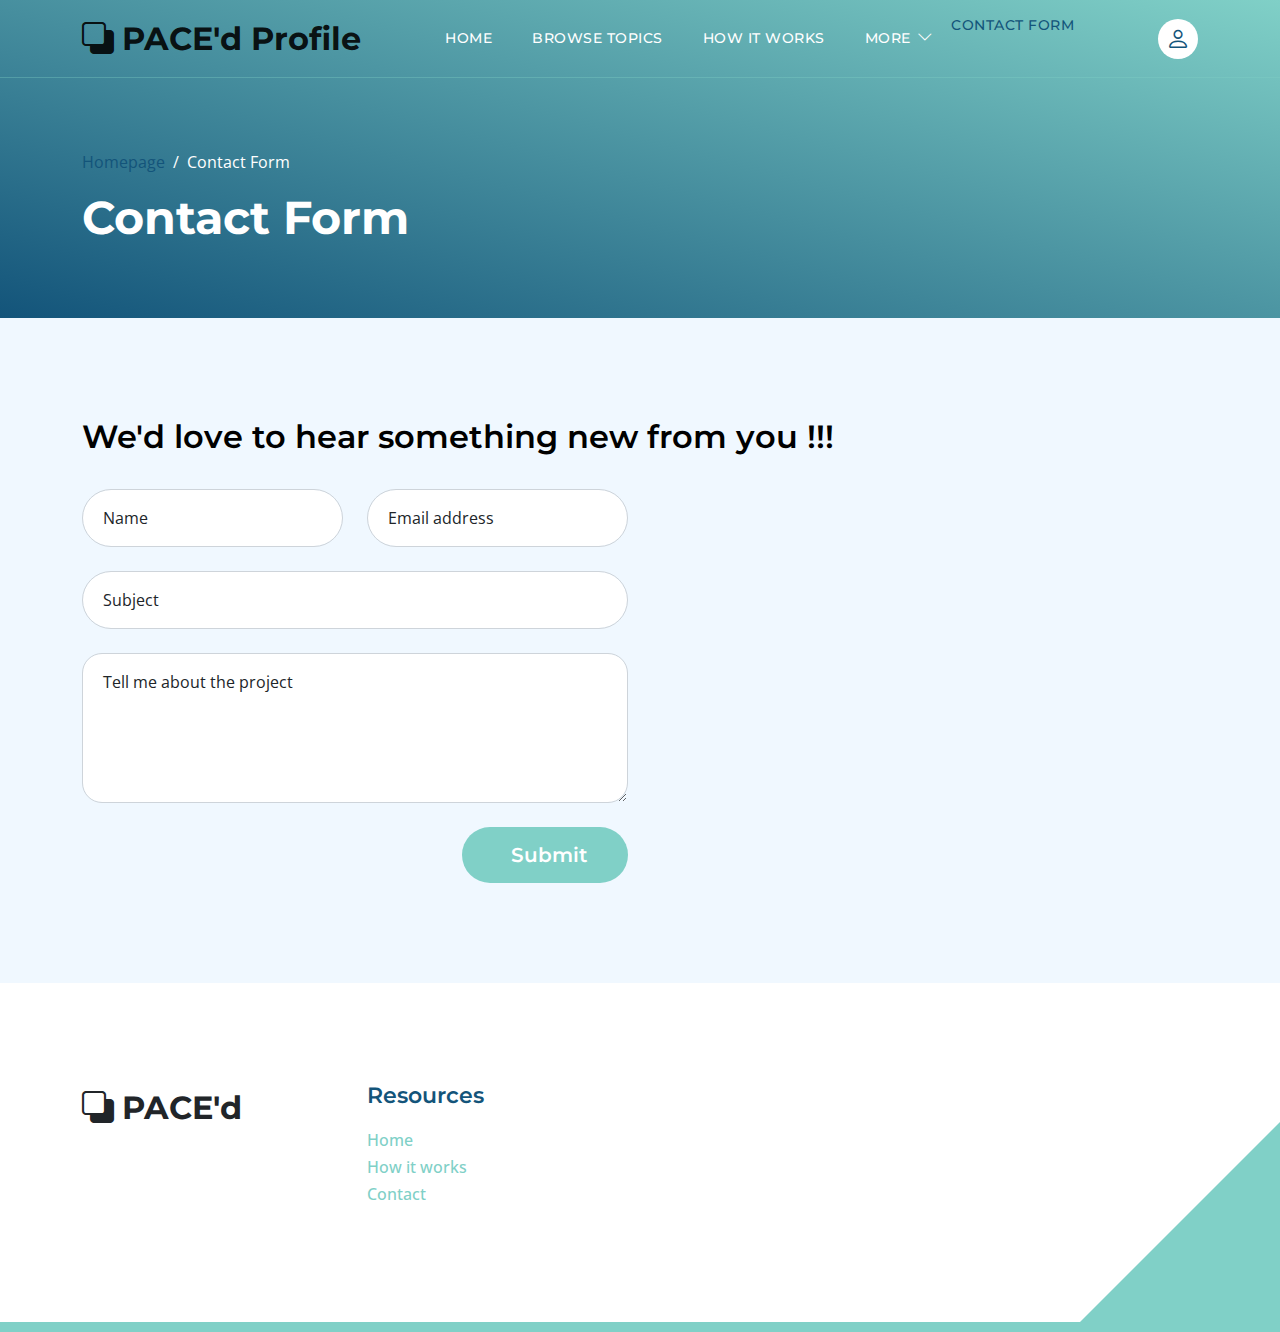
<file: TopicListing-1.0.0/contact.html>
<!doctype html>
<html lang="en">
    <head>
        <meta charset="utf-8">
        <meta name="viewport" content="width=device-width, initial-scale=1">

        <meta name="description" content="">
        <meta name="author" content="">

        <title>Topic Listing Contact Page</title>

        <!-- CSS FILES -->        
        <link rel="preconnect" href="https://fonts.googleapis.com">
        
        <link rel="preconnect" href="https://fonts.gstatic.com" crossorigin>

        <link href="https://fonts.googleapis.com/css2?family=Montserrat:wght@500;600;700&family=Open+Sans&display=swap" rel="stylesheet">
                        
        <link href="css/bootstrap.min.css" rel="stylesheet">

        <link href="css/bootstrap-icons.css" rel="stylesheet">

        <link href="css/templatemo-topic-listing.css" rel="stylesheet">
<!--

TemplateMo 590 topic listing

https://templatemo.com/tm-590-topic-listing

-->
    </head>
    
    <body class="topics-listing-page" id="top">

        <main>

            <nav class="navbar navbar-expand-lg">
                <div class="container">
                    <a class="navbar-brand" href="index.html">
                        <i class="bi-back"></i>
                        <span>PACE'd Profile</span>
                    </a>

                    <div class="d-lg-none ms-auto me-4">
                        <a href="#top" class="navbar-icon bi-person smoothscroll"></a>
                    </div>
    
                    <button class="navbar-toggler" type="button" data-bs-toggle="collapse" data-bs-target="#navbarNav" aria-controls="navbarNav" aria-expanded="false" aria-label="Toggle navigation">
                        <span class="navbar-toggler-icon"></span>
                    </button>
    
                    <div class="collapse navbar-collapse" id="navbarNav">
                        <ul class="navbar-nav ms-lg-5 me-lg-auto">
                            <li class="nav-item">
                                <a class="nav-link click-scroll" href="index.html#section_1">Home</a>
                            </li>

                            <li class="nav-item">
                                <a class="nav-link click-scroll" href="index.html#section_2">Browse Topics</a>
                            </li>
    
                            <li class="nav-item">
                                <a class="nav-link click-scroll" href="index.html#section_3">How it works</a>
                            </li>

                            <li class="nav-item dropdown">
                                <a class="nav-link dropdown-toggle" href="#section_5" id="navbarLightDropdownMenuLink" role="button" data-bs-toggle="dropdown" aria-expanded="false">more</a>

                                    <li><a class="dropdown-item active" href="contact.html">Contact Form</a></li>
                                </ul>
                            </li>
                        </ul>

                        <div class="d-none d-lg-block">
                            <a href="#top" class="navbar-icon bi-person smoothscroll"></a>
                        </div>
                    </div>
                </div>
            </nav>


            <header class="site-header d-flex flex-column justify-content-center align-items-center">
                <div class="container">
                    <div class="row align-items-center">

                        <div class="col-lg-5 col-12">
                            <nav aria-label="breadcrumb">
                                <ol class="breadcrumb">
                                    <li class="breadcrumb-item"><a href="index.html">Homepage</a></li>

                                    <li class="breadcrumb-item active" aria-current="page">Contact Form</li>
                                </ol>
                            </nav>

                            <h2 class="text-white">Contact Form</h2>
                        </div>

                    </div>
                </div>
            </header>


            <section class="section-padding section-bg">
                <div class="container">
                    <div class="row">

                        <div class="col-lg-12 col-12">
                            <h3 class="mb-4 pb-2">We'd love to hear something new from you !!!</h3>
                        </div>

                        <div class="col-lg-6 col-12">
                            <form action="#" method="post" class="custom-form contact-form" role="form">
                                <div class="row">
                                    <div class="col-lg-6 col-md-6 col-12">
                                        <div class="form-floating">
                                            <input type="text" name="name" id="name" class="form-control" placeholder="Name" required="">
                                            
                                            <label for="floatingInput">Name</label>
                                        </div>
                                    </div>

                                    <div class="col-lg-6 col-md-6 col-12"> 
                                        <div class="form-floating">
                                            <input type="email" name="email" id="email" pattern="[^ @]*@[^ @]*" class="form-control" placeholder="Email address" required="">
                                            
                                            <label for="floatingInput">Email address</label>
                                        </div>
                                    </div>

                                    <div class="col-lg-12 col-12">
                                        <div class="form-floating">
                                            <input type="text" name="subject" id="name" class="form-control" placeholder="Name" required="">
                                            
                                            <label for="floatingInput">Subject</label>
                                        </div>

                                        <div class="form-floating">
                                            <textarea class="form-control" id="message" name="message" placeholder="Tell me about the project"></textarea>
                                            
                                            <label for="floatingTextarea">Tell me about the project</label>
                                        </div>
                                    </div>

                                    <div class="col-lg-4 col-12 ms-auto">
                                        <button type="submit" class="form-control">Submit</button>
                                    </div>

                                </div>
                            </form>
                        </div>

                    </div>
                </div>
            </section>
        </main>

        <footer class="site-footer section-padding">
            <div class="container">
                <div class="row">

                    <div class="col-lg-3 col-12 mb-4 pb-2">
                        <a class="navbar-brand mb-2" href="index.html">
                            <i class="bi-back"></i>
                            <span>PACE'd</span>
                        </a>
                    </div>

                    <div class="col-lg-3 col-md-4 col-6">
                        <h6 class="site-footer-title mb-3">Resources</h6>

                        <ul class="site-footer-links">
                            <li class="site-footer-link-item">
                                <a href="#" class="site-footer-link">Home</a>
                            </li>

                            <li class="site-footer-link-item">
                                <a href="#" class="site-footer-link">How it works</a>
                            </li>

                            <li class="site-footer-link-item">
                                <a href="#" class="site-footer-link">Contact</a>
                            </li>
                        </ul>
                    </div>


                </div>
            </div>
        </footer>

        <!-- JAVASCRIPT FILES -->
        <script src="js/jquery.min.js"></script>
        <script src="js/bootstrap.bundle.min.js"></script>
        <script src="js/jquery.sticky.js"></script>
        <script src="js/custom.js"></script>

    </body>
</html>
</file>
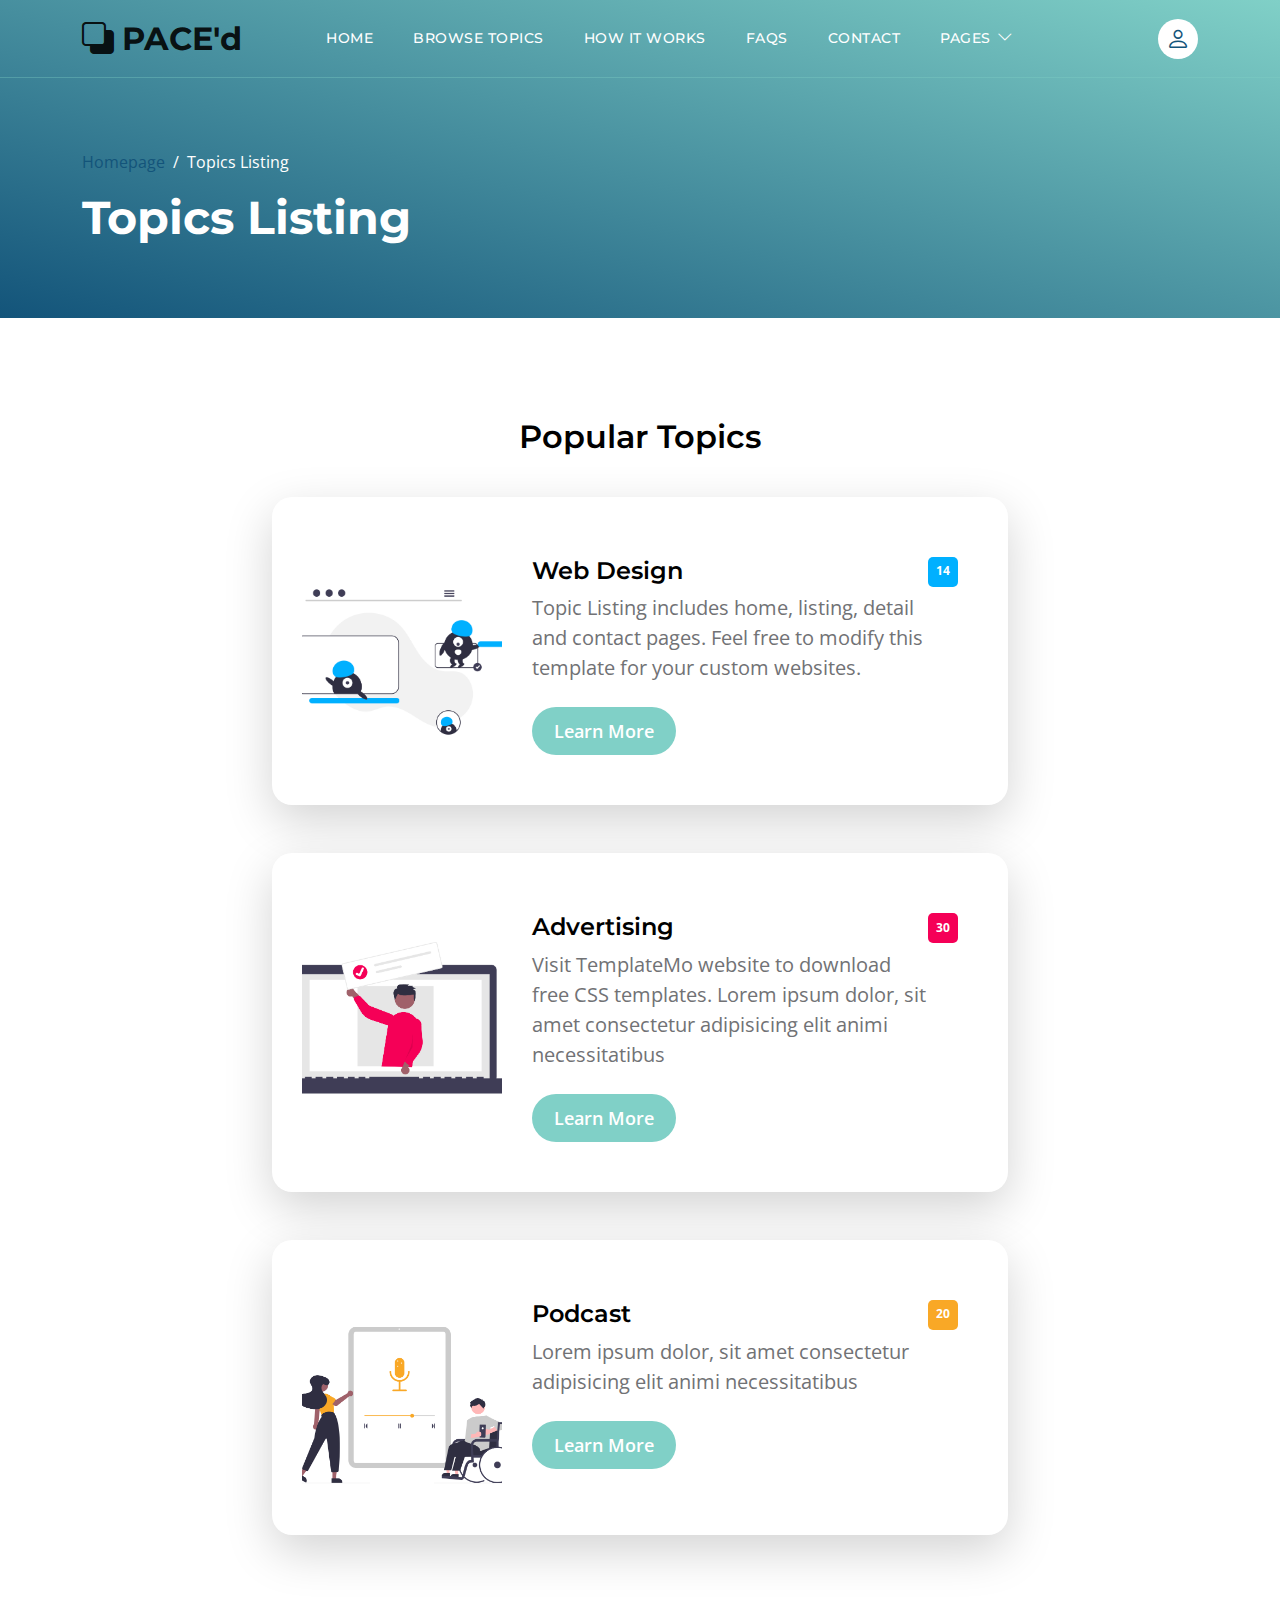
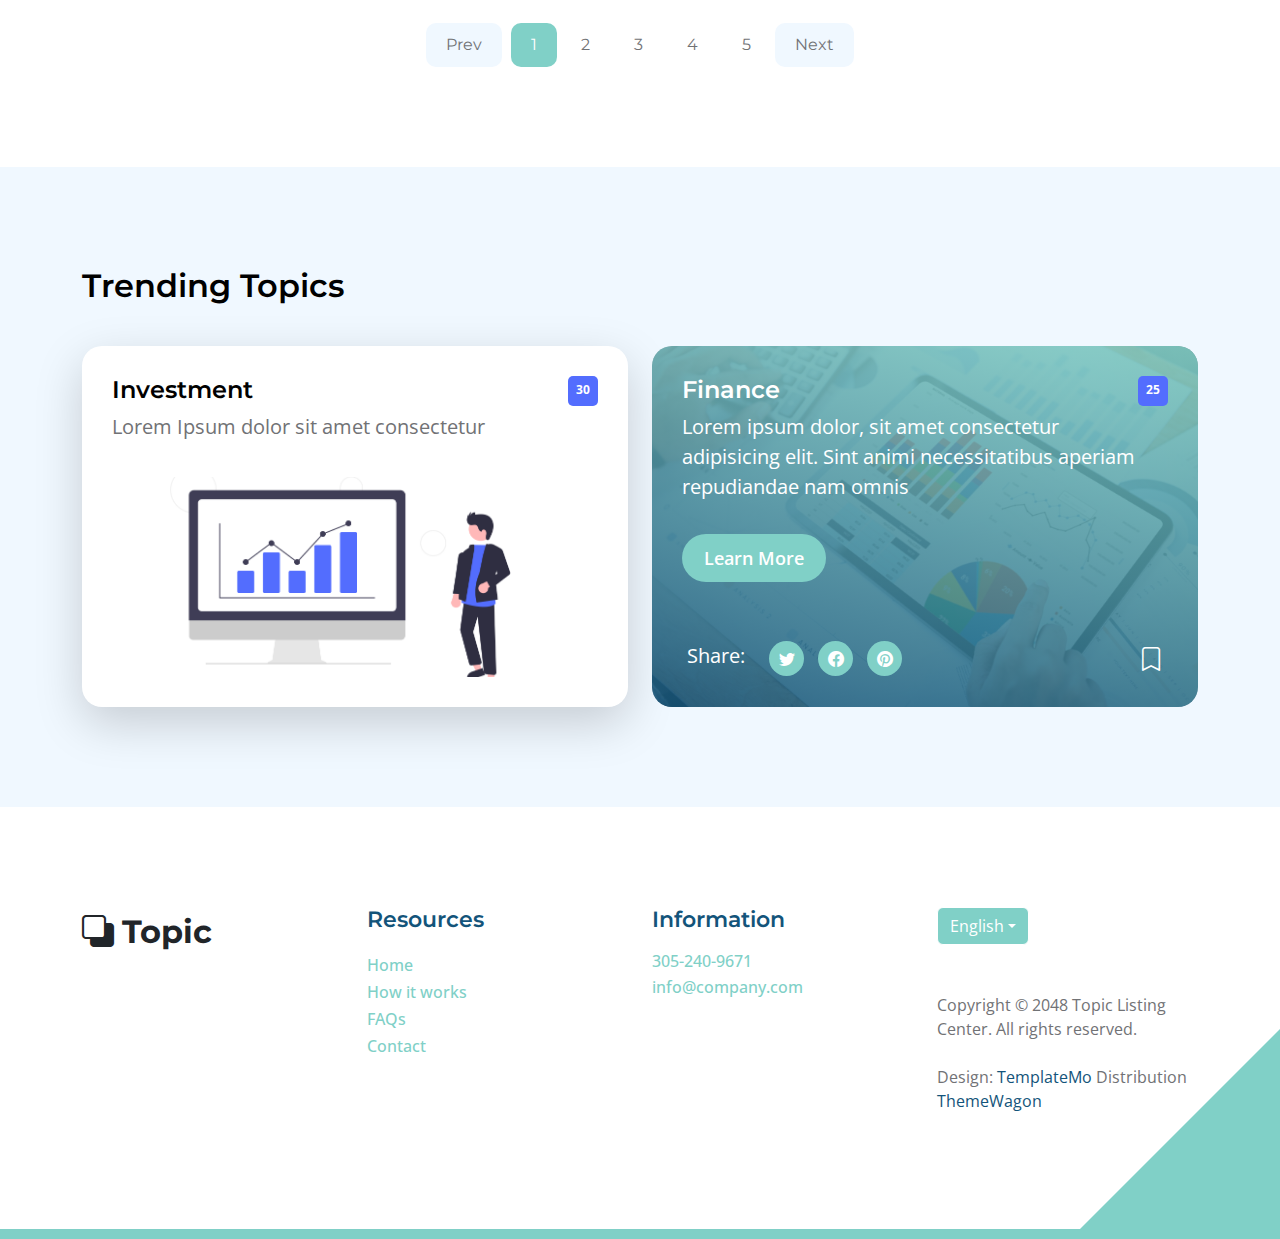
<file: TopicListing-1.0.0/topics-listing.html>
<!doctype html>
<html lang="en">
    <head>
        <meta charset="utf-8">
        <meta name="viewport" content="width=device-width, initial-scale=1">

        <meta name="description" content="">
        <meta name="author" content="">

        <title>Topic Listing Page</title>

        <!-- CSS FILES -->        
        <link rel="preconnect" href="https://fonts.googleapis.com">
        
        <link rel="preconnect" href="https://fonts.gstatic.com" crossorigin>

        <link href="https://fonts.googleapis.com/css2?family=Montserrat:wght@500;600;700&family=Open+Sans&display=swap" rel="stylesheet">
                        
        <link href="css/bootstrap.min.css" rel="stylesheet">

        <link href="css/bootstrap-icons.css" rel="stylesheet">

        <link href="css/templatemo-topic-listing.css" rel="stylesheet">
<!--

TemplateMo 590 topic listing

https://templatemo.com/tm-590-topic-listing

-->
    </head>
    
    <body class="topics-listing-page" id="top">

        <main>

            <nav class="navbar navbar-expand-lg">
                <div class="container">
                    <a class="navbar-brand" href="index.html">
                        <i class="bi-back"></i>
                        <span>PACE'd</span>
                    </a>

                    <div class="d-lg-none ms-auto me-4">
                        <a href="#top" class="navbar-icon bi-person smoothscroll"></a>
                    </div>
    
                    <button class="navbar-toggler" type="button" data-bs-toggle="collapse" data-bs-target="#navbarNav" aria-controls="navbarNav" aria-expanded="false" aria-label="Toggle navigation">
                        <span class="navbar-toggler-icon"></span>
                    </button>
    
                    <div class="collapse navbar-collapse" id="navbarNav">
                        <ul class="navbar-nav ms-lg-5 me-lg-auto">
                            <li class="nav-item">
                                <a class="nav-link click-scroll" href="index.html#section_1">Home</a>
                            </li>

                            <li class="nav-item">
                                <a class="nav-link click-scroll" href="index.html#section_2">Browse Topics</a>
                            </li>
    
                            <li class="nav-item">
                                <a class="nav-link click-scroll" href="index.html#section_3">How it works</a>
                            </li>

                            <li class="nav-item">
                                <a class="nav-link click-scroll" href="index.html#section_4">FAQs</a>
                            </li>
    
                            <li class="nav-item">
                                <a class="nav-link click-scroll" href="index.html#section_5">Contact</a>
                            </li>

                            <li class="nav-item dropdown">
                                <a class="nav-link dropdown-toggle" href="#section_5" id="navbarLightDropdownMenuLink" role="button" data-bs-toggle="dropdown" aria-expanded="false">Pages</a>

                                <ul class="dropdown-menu dropdown-menu-light" aria-labelledby="navbarLightDropdownMenuLink">
                                    <li><a class="dropdown-item active" href="topics-listing.html">Topics Listing</a></li>

                                    <li><a class="dropdown-item" href="contact.html">Contact Form</a></li>
                                </ul>
                            </li>
                        </ul>

                        <div class="d-none d-lg-block">
                            <a href="#top" class="navbar-icon bi-person smoothscroll"></a>
                        </div>
                    </div>
                </div>
            </nav>


            <header class="site-header d-flex flex-column justify-content-center align-items-center">
                <div class="container">
                    <div class="row align-items-center">

                        <div class="col-lg-5 col-12">
                            <nav aria-label="breadcrumb">
                                <ol class="breadcrumb">
                                    <li class="breadcrumb-item"><a href="index.html">Homepage</a></li>

                                    <li class="breadcrumb-item active" aria-current="page">Topics Listing</li>
                                </ol>
                            </nav>

                            <h2 class="text-white">Topics Listing</h2>
                        </div>

                    </div>
                </div>
            </header>


            <section class="section-padding">
                <div class="container">
                    <div class="row">

                        <div class="col-lg-12 col-12 text-center">
                            <h3 class="mb-4">Popular Topics</h3>
                        </div>

                        <div class="col-lg-8 col-12 mt-3 mx-auto">
                            <div class="custom-block custom-block-topics-listing bg-white shadow-lg mb-5">
                                <div class="d-flex">
                                    <img src="images/topics/undraw_Remote_design_team_re_urdx.png" class="custom-block-image img-fluid" alt="">

                                    <div class="custom-block-topics-listing-info d-flex">
                                        <div>
                                            <h5 class="mb-2">Web Design</h5>

                                            <p class="mb-0">Topic Listing includes home, listing, detail and contact pages. Feel free to modify this template for your custom websites.</p>

                                            <a href="topics-detail.html" class="btn custom-btn mt-3 mt-lg-4">Learn More</a>
                                        </div>

                                        <span class="badge bg-design rounded-pill ms-auto">14</span>
                                    </div>
                                </div>
                            </div>

                            <div class="custom-block custom-block-topics-listing bg-white shadow-lg mb-5">
                                <div class="d-flex">
                                    <img src="images/topics/undraw_online_ad_re_ol62.png" class="custom-block-image img-fluid" alt="">

                                    <div class="custom-block-topics-listing-info d-flex">
                                        <div>
                                            <h5 class="mb-2">Advertising</h5>

                                            <p class="mb-0">Visit TemplateMo website to download free CSS templates. Lorem ipsum dolor, sit amet consectetur adipisicing elit animi necessitatibus</p>

                                            <a href="topics-detail.html" class="btn custom-btn mt-3 mt-lg-4">Learn More</a>
                                        </div>

                                        <span class="badge bg-advertising rounded-pill ms-auto">30</span>
                                    </div>
                                </div>
                            </div>

                            <div class="custom-block custom-block-topics-listing bg-white shadow-lg mb-5">
                                <div class="d-flex">
                                    <img src="images/topics/undraw_Podcast_audience_re_4i5q.png" class="custom-block-image img-fluid" alt="">

                                    <div class="custom-block-topics-listing-info d-flex">
                                        <div>
                                            <h5 class="mb-2">Podcast</h5>

                                            <p class="mb-0">Lorem ipsum dolor, sit amet consectetur adipisicing elit animi necessitatibus</p>

                                            <a href="topics-detail.html" class="btn custom-btn mt-3 mt-lg-4">Learn More</a>
                                        </div>

                                        <span class="badge bg-music rounded-pill ms-auto">20</span>
                                    </div>
                                </div>
                            </div>
                        </div>

                        <div class="col-lg-12 col-12">
                            <nav aria-label="Page navigation example">
                                <ul class="pagination justify-content-center mb-0">
                                    <li class="page-item">
                                        <a class="page-link" href="#" aria-label="Previous">
                                            <span aria-hidden="true">Prev</span>
                                        </a>
                                    </li>

                                    <li class="page-item active" aria-current="page">
                                        <a class="page-link" href="#">1</a>
                                    </li>
                                    
                                    <li class="page-item">
                                        <a class="page-link" href="#">2</a>
                                    </li>
                                    
                                    <li class="page-item">
                                        <a class="page-link" href="#">3</a>
                                    </li>

                                    <li class="page-item">
                                        <a class="page-link" href="#">4</a>
                                    </li>

                                    <li class="page-item">
                                        <a class="page-link" href="#">5</a>
                                    </li>
                                    
                                    <li class="page-item">
                                        <a class="page-link" href="#" aria-label="Next">
                                            <span aria-hidden="true">Next</span>
                                        </a>
                                    </li>
                                </ul>
                            </nav>
                        </div>

                    </div>
                </div>
            </section>


            <section class="section-padding section-bg">
                <div class="container">
                    <div class="row">

                        <div class="col-lg-12 col-12">
                            <h3 class="mb-4">Trending Topics</h3>
                        </div>

                        <div class="col-lg-6 col-md-6 col-12 mt-3 mb-4 mb-lg-0">
                            <div class="custom-block bg-white shadow-lg">
                                <a href="topics-detail.html">
                                    <div class="d-flex">
                                        <div>
                                            <h5 class="mb-2">Investment</h5>

                                            <p class="mb-0">Lorem Ipsum dolor sit amet consectetur</p>
                                        </div>

                                        <span class="badge bg-finance rounded-pill ms-auto">30</span>
                                    </div>

                                    <img src="images/topics/undraw_Finance_re_gnv2.png" class="custom-block-image img-fluid" alt="">
                                </a>
                            </div>
                        </div>

                        <div class="col-lg-6 col-md-6 col-12 mt-lg-3">
                            <div class="custom-block custom-block-overlay">
                                <div class="d-flex flex-column h-100">
                                    <img src="images/businesswoman-using-tablet-analysis.jpg" class="custom-block-image img-fluid" alt="">

                                    <div class="custom-block-overlay-text d-flex">
                                        <div>
                                            <h5 class="text-white mb-2">Finance</h5>

                                            <p class="text-white">Lorem ipsum dolor, sit amet consectetur adipisicing elit. Sint animi necessitatibus aperiam repudiandae nam omnis</p>

                                            <a href="topics-detail.html" class="btn custom-btn mt-2 mt-lg-3">Learn More</a>
                                        </div>

                                        <span class="badge bg-finance rounded-pill ms-auto">25</span>
                                    </div>

                                    <div class="social-share d-flex">
                                        <p class="text-white me-4">Share:</p>

                                        <ul class="social-icon">
                                            <li class="social-icon-item">
                                                <a href="#" class="social-icon-link bi-twitter"></a>
                                            </li>

                                            <li class="social-icon-item">
                                                <a href="#" class="social-icon-link bi-facebook"></a>
                                            </li>

                                            <li class="social-icon-item">
                                                <a href="#" class="social-icon-link bi-pinterest"></a>
                                            </li>
                                        </ul>

                                        <a href="#" class="custom-icon bi-bookmark ms-auto"></a>
                                    </div>

                                    <div class="section-overlay"></div>
                                </div>
                            </div>
                        </div>

                    </div>
                </div>
            </section>
        </main>

		<footer class="site-footer section-padding">
            <div class="container">
                <div class="row">

                    <div class="col-lg-3 col-12 mb-4 pb-2">
                        <a class="navbar-brand mb-2" href="index.html">
                            <i class="bi-back"></i>
                            <span>Topic</span>
                        </a>
                    </div>

                    <div class="col-lg-3 col-md-4 col-6">
                        <h6 class="site-footer-title mb-3">Resources</h6>

                        <ul class="site-footer-links">
                            <li class="site-footer-link-item">
                                <a href="#" class="site-footer-link">Home</a>
                            </li>

                            <li class="site-footer-link-item">
                                <a href="#" class="site-footer-link">How it works</a>
                            </li>

                            <li class="site-footer-link-item">
                                <a href="#" class="site-footer-link">FAQs</a>
                            </li>

                            <li class="site-footer-link-item">
                                <a href="#" class="site-footer-link">Contact</a>
                            </li>
                        </ul>
                    </div>

                    <div class="col-lg-3 col-md-4 col-6 mb-4 mb-lg-0">
                        <h6 class="site-footer-title mb-3">Information</h6>

                        <p class="text-white d-flex mb-1">
                            <a href="tel: 305-240-9671" class="site-footer-link">
                                305-240-9671
                            </a>
                        </p>

                        <p class="text-white d-flex">
                            <a href="mailto:info@company.com" class="site-footer-link">
                                info@company.com
                            </a>
                        </p>
                    </div>

                    <div class="col-lg-3 col-md-4 col-12 mt-4 mt-lg-0 ms-auto">
                        <div class="dropdown">
                            <button class="btn btn-secondary dropdown-toggle" type="button" data-bs-toggle="dropdown" aria-expanded="false">
                            English</button>

                            <ul class="dropdown-menu">
                                <li><button class="dropdown-item" type="button">Thai</button></li>

                                <li><button class="dropdown-item" type="button">Myanmar</button></li>

                                <li><button class="dropdown-item" type="button">Arabic</button></li>
                            </ul>
                        </div>

                        <p class="copyright-text mt-lg-5 mt-4">Copyright © 2048 Topic Listing Center. All rights reserved.
                        <br><br>Design: <a rel="nofollow" href="https://templatemo.com" target="_blank">TemplateMo</a> Distribution <a href="https://themewagon.com">ThemeWagon</a></p>
                        
                    </div>

                </div>
            </div>
        </footer>

        <!-- JAVASCRIPT FILES -->
        <script src="js/jquery.min.js"></script>
        <script src="js/bootstrap.bundle.min.js"></script>
        <script src="js/jquery.sticky.js"></script>
        <script src="js/custom.js"></script>

    </body>
</html>
</file>
<file: TopicListing-1.0.0/css/templatemo-topic-listing.css>
/*

TemplateMo 590 topic listing

https://templatemo.com/tm-590-topic-listing

*/

/*---------------------------------------
  CUSTOM PROPERTIES ( VARIABLES )             
-----------------------------------------*/
:root {
  --white-color:                  #ffffff;
  --primary-color:                #13547a;
  --secondary-color:              #80d0c7;
  --section-bg-color:             #f0f8ff;
  --custom-btn-bg-color:          #80d0c7;
  --custom-btn-bg-hover-color:    #13547a;
  --dark-color:                   #000000;
  --p-color:                      #717275;
  --border-color:                 #7fffd4;
  --link-hover-color:             #13547a;

  --body-font-family:             'Open Sans', sans-serif;
  --title-font-family:            'Montserrat', sans-serif;

  --h1-font-size:                 58px;
  --h2-font-size:                 46px;
  --h3-font-size:                 32px;
  --h4-font-size:                 28px;
  --h5-font-size:                 24px;
  --h6-font-size:                 22px;
  --p-font-size:                  20px;
  --menu-font-size:               14px;
  --btn-font-size:                18px;
  --copyright-font-size:          16px;

  --border-radius-large:          100px;
  --border-radius-medium:         20px;
  --border-radius-small:          10px;

  --font-weight-normal:           400;
  --font-weight-medium:           500;
  --font-weight-semibold:         600;
  --font-weight-bold:             700;
}

body {
  background-color: var(--white-color);
  font-family: var(--body-font-family); 
}


/*---------------------------------------
  TYPOGRAPHY               
-----------------------------------------*/

h2,
h3,
h4,
h5,
h6 {
  color: var(--dark-color);
}

h1,
h2,
h3,
h4,
h5,
h6 {
  font-family: var(--title-font-family); 
  font-weight: var(--font-weight-semibold);
}

h1 {
  font-size: var(--h1-font-size);
  font-weight: var(--font-weight-bold);
}

h2 {
  font-size: var(--h2-font-size);
  font-weight: var(--font-weight-bold);
}

h3 {
  font-size: var(--h3-font-size);
}

h4 {
  font-size: var(--h4-font-size);
}

h5 {
  font-size: var(--h5-font-size);
}

h6 {
  color: var(--primary-color);
  font-size: var(--h6-font-size);
}

p {
  color: var(--p-color);
  font-size: var(--p-font-size);
  font-weight: var(--font-weight-normal);
}

ul li {
  color: var(--p-color);
  font-size: var(--p-font-size);
  font-weight: var(--font-weight-normal);
}

a, 
button {
  touch-action: manipulation;
  transition: all 0.3s;
}

a {
  display: inline-block;
  color: var(--primary-color);
  text-decoration: none;
}

a:hover {
  color: var(--link-hover-color);
}

b,
strong {
  font-weight: var(--font-weight-bold);
}


/*---------------------------------------
  SECTION               
-----------------------------------------*/
.section-padding {
  padding-top: 100px;
  padding-bottom: 100px;
}

.section-bg {
  background-color: var(--section-bg-color);
}

.section-overlay {
  background-image: linear-gradient(15deg, #13547a 0%, #80d0c7 100%);
  position: absolute;
  top: 0;
  left: 0;
  pointer-events: none;
  width: 100%;
  height: 100%;
  opacity: 0.85;
}

.section-overlay + .container {
  position: relative;
}

.tab-content {
  background-color: var(--white-color);
  border-radius: var(--border-radius-medium);
}

.nav-tabs {
  border-bottom: 1px solid #ecf3f2;
  margin-bottom: 40px;
  justify-content: center;
}

.nav-tabs .nav-link {
  border-radius: 0;
  border-top: 0;
  border-right: 0;
  border-left: 0;
  color: var(--p-color);
  font-family: var(--title-font-family);
  font-size: var(--btn-font-size);
  font-weight: var(--font-weight-medium);
  padding: 15px 25px;
  transition: all 0.3s;
}

.nav-tabs .nav-link:first-child {
  margin-right: 20px;
}

.nav-tabs .nav-item.show .nav-link, 
.nav-tabs .nav-link.active,
.nav-tabs .nav-link:focus, 
.nav-tabs .nav-link:hover {
  border-bottom-color: var(--primary-color);
  color: var(--primary-color);
}


/*---------------------------------------
  CUSTOM ICON COLOR               
-----------------------------------------*/
.custom-icon {
  color: var(--secondary-color);
}


/*---------------------------------------
  CUSTOM BUTTON               
-----------------------------------------*/
.custom-btn {
  background: var(--custom-btn-bg-color);
  border: 2px solid transparent;
  border-radius: var(--border-radius-large);
  color: var(--white-color);
  font-size: var(--btn-font-size);
  font-weight: var(--font-weight-semibold);
  line-height: normal;
  transition: all 0.3s;
  padding: 10px 20px;
}

.custom-btn:hover {
  background: var(--custom-btn-bg-hover-color);
  color: var(--white-color);
}

.custom-border-btn {
  background: transparent;
  border: 2px solid var(--custom-btn-bg-color);
  color: var(--custom-btn-bg-color);
}

.custom-border-btn:hover {
  background: var(--custom-btn-bg-color);
  border-color: transparent;
  color: var(--white-color);
}

.custom-btn-bg-white {
  border-color: var(--white-color);
  color: var(--white-color);
}


/*---------------------------------------
  SITE HEADER              
-----------------------------------------*/
.site-header {
  background-image: linear-gradient(15deg, #13547a 0%, #80d0c7 100%);
  padding-top: 150px;
  padding-bottom: 80px;
}

.site-header .container {
  height: 100%;
}

.breadcrumb-item+.breadcrumb-item::before,
.breadcrumb-item a:hover,
.breadcrumb-item.active {
  color: var(--white-color);
}

.site-header .custom-icon {
  color: var(--white-color);
  font-size: var(--h4-font-size);
}

.site-header .custom-icon:hover {
  color: var(--secondary-color);
}


/*---------------------------------------
  NAVIGATION              
-----------------------------------------*/
.sticky-wrapper {
  position: absolute;
  top: 0;
  right: 0;
  left: 0;
}

.sticky-wrapper.is-sticky .navbar {
  background-color: var(--secondary-color);
}

.navbar {
  background: transparent;
  border-bottom: 1px solid rgba(128, 208, 199, 0.35);
  z-index: 9;
}

.navbar-brand,
.navbar-brand:hover {
  font-size: var(--h3-font-size);
  font-weight: var(--font-weight-bold);
  display: block;
}

.navbar-brand span {
  font-family: var(--title-font-family);
}

.navbar-expand-lg .navbar-nav .nav-link {
  border-radius: var(--border-radius-large);
  margin: 10px;
  padding: 10px;
}

.navbar-nav .nav-link {
  display: inline-block;
  color: var(--white-color);
  font-family: var(--title-font-family); 
  font-size: var(--menu-font-size);
  font-weight: var(--font-weight-medium);
  text-transform: uppercase;
  letter-spacing: 0.5px;
  position: relative;
  padding-top: 15px;
  padding-bottom: 15px;
}

.navbar-nav .nav-link.active, 
.navbar-nav .nav-link:hover {
  color: var(--primary-color);
}

.navbar .dropdown-menu {
  background: var(--white-color);
  box-shadow: 0 1rem 3rem rgba(0,0,0,.175);
  border: 0;
  display: inherit;
  opacity: 0;
  min-width: 9rem;
  margin-top: 20px;
  padding: 13px 0 10px 0;
  transition: all 0.3s;
  pointer-events: none;
}

.navbar .dropdown-menu::before {
  content: "";
  width: 0;
  height: 0;
  border-left: 20px solid transparent;
  border-right: 20px solid transparent;
  border-bottom: 15px solid var(--white-color);
  position: absolute;
  top: -10px;
  left: 10px;
}

.navbar .dropdown-item {
  display: inline-block;
  color: var(--p-bg-color);
  font-family: var(--title-font-family); 
  font-size: var(--menu-font-size);
  font-weight: var(--font-weight-medium);
  text-transform: uppercase;
  letter-spacing: 0.5px;
  position: relative;
}

.navbar .dropdown-item.active, 
.navbar .dropdown-item:active,
.navbar .dropdown-item:focus, 
.navbar .dropdown-item:hover {
  background: transparent;
  color: var(--primary-color);
}

.navbar .dropdown-toggle::after {
  content: "\f282";
  display: inline-block;
  font-family: bootstrap-icons !important;
  font-size: var(--copyright-font-size);
  font-style: normal;
  font-weight: normal !important;
  font-variant: normal;
  text-transform: none;
  line-height: 1;
  vertical-align: -.125em;
  -webkit-font-smoothing: antialiased;
  -moz-osx-font-smoothing: grayscale;
  position: relative;
  left: 2px;
  border: 0;
}

@media screen and (min-width: 992px) {
  .navbar .dropdown:hover .dropdown-menu {
    opacity: 1;
    margin-top: 0;
    pointer-events: auto;
  }
}

.navbar-icon {
  background: var(--white-color);
  border-radius: var(--border-radius-large);
  display: inline-block;
  font-size: var(--h5-font-size);
  width: 40px;
  height: 40px;
  line-height: 40px;
  text-align: center;
  transition: all 0.3s ease;
}

.navbar-icon:hover {
  background: var(--primary-color);
  color: var(--white-color);
}

.navbar-toggler {
  border: 0;
  padding: 0;
  cursor: pointer;
  margin: 0;
  width: 30px;
  height: 35px;
  outline: none;
}

.navbar-toggler:focus {
  outline: none;
  box-shadow: none;
}

.navbar-toggler[aria-expanded="true"] .navbar-toggler-icon {
  background: transparent;
}

.navbar-toggler[aria-expanded="true"] .navbar-toggler-icon:before,
.navbar-toggler[aria-expanded="true"] .navbar-toggler-icon:after {
  transition: top 300ms 50ms ease, -webkit-transform 300ms 350ms ease;
  transition: top 300ms 50ms ease, transform 300ms 350ms ease;
  transition: top 300ms 50ms ease, transform 300ms 350ms ease, -webkit-transform 300ms 350ms ease;
  top: 0;
}

.navbar-toggler[aria-expanded="true"] .navbar-toggler-icon:before {
  transform: rotate(45deg);
}

.navbar-toggler[aria-expanded="true"] .navbar-toggler-icon:after {
  transform: rotate(-45deg);
}

.navbar-toggler .navbar-toggler-icon {
  background: var(--white-color);
  transition: background 10ms 300ms ease;
  display: block;
  width: 30px;
  height: 2px;
  position: relative;
}

.navbar-toggler .navbar-toggler-icon:before,
.navbar-toggler .navbar-toggler-icon:after {
  transition: top 300ms 350ms ease, -webkit-transform 300ms 50ms ease;
  transition: top 300ms 350ms ease, transform 300ms 50ms ease;
  transition: top 300ms 350ms ease, transform 300ms 50ms ease, -webkit-transform 300ms 50ms ease;
  position: absolute;
  right: 0;
  left: 0;
  background: var(--white-color);
  width: 30px;
  height: 2px;
  content: '';
}

.navbar-toggler .navbar-toggler-icon::before {
  top: -8px;
}

.navbar-toggler .navbar-toggler-icon::after {
  top: 8px;
}


/*---------------------------------------
  HERO        
-----------------------------------------*/
.hero-section {
  background-image: linear-gradient(15deg, #13547a 0%, #80d0c7 100%);
  position: relative;
  overflow: hidden;
  padding-top: 150px;
  padding-bottom: 150px;
}

.hero-section .input-group {
  background-color: var(--white-color);
  border-radius: var(--border-radius-large);
  padding: 10px 15px;
}

.hero-section .input-group-text {
  background-color: transparent;
  border: 0;
}

.hero-section input[type="search"] {
  border: 0;
  box-shadow: none;
  margin-bottom: 0;
  padding-left: 0;
}

.hero-section button[type="submit"] {
  background-color: var(--primary-color);
  border: 0;
  border-radius: var(--border-radius-large) !important;
  color: var(--white-color);
  max-width: 150px;
}


/*---------------------------------------
  TOPICS              
-----------------------------------------*/
.featured-section {
  background-color: var(--secondary-color);
  border-radius: 0 0 100px 100px;
  padding-bottom: 100px;
}

.featured-section .row {
  position: relative;
  bottom: 100px;
  margin-bottom: -100px;
}

.custom-block {
  border-radius: var(--border-radius-medium);
  position: relative;
  overflow: hidden;
  padding: 30px;
  transition: all 0.3s ease;
  height: 100%;
}

.custom-block:hover {
  background-color: var(--secondary-color);
  transform: translateY(-3px);
}

.custom-block > a {
  width: 100%;
}

.custom-block-image {
  display: block;
  width: 100%;
  height: 200px;
  object-fit: cover;
  margin-top: 35px;
}

.custom-block .rounded-pill {
  border-radius: 5px !important;
  display: flex;
  justify-content: center;
  text-align: center;
  width: 30px;
  height: 30px;
  line-height: 20px;
}

.custom-block-overlay {
  height: 100%;
  min-height: 350px;
  padding: 0;
}

.custom-block-overlay > a {
  height: 100%;
}

.custom-block-overlay .custom-block-image {
  border-radius: var(--border-radius-medium);
  display: block;
  height: 100%;
  margin-top: 0;
}

.custom-block-overlay-text {
  position: absolute;
  z-index: 2;
  top: 0;
  right: 0;
  left: 0;
  padding: 30px;
}

.social-share {
  position: absolute;
  bottom: 0;
  right: 0;
  left: 0;
  z-index: 2;
  padding: 20px 35px;
}

.social-share .bi-bookmark {
  color: var(--white-color);
  font-size: var(--h5-font-size);
}

.social-share .bi-bookmark:hover {
  color: var(--secondary-color);
}

.bg-design {
  background-color: #00B0FF;
}

.bg-graphic {
  background-color: #00BFA6;
}

.bg-advertising {
  background-color: #F50057;
}

.bg-finance {
  background-color: #536DFE;
}

.bg-music {
  background-color: #F9A826;
}

.bg-education {
  background-color: #00BFA6;
}


/*---------------------------------------
  TOPICS               
-----------------------------------------*/
.topics-detail-block {
  border-radius: var(--border-radius-medium);
  position: relative;
  overflow: hidden;
}

.topics-detail-block-image {
  display: block;
  border-radius: var(--border-radius-medium);
}

blockquote {
  background-color: var(--section-bg-color);
  border-radius: var(--border-radius-small);
  font-family: var(--title-font-family);
  font-size: var(--h4-font-size);
  font-weight: var(--font-weight-bold);
  display: inline-block;
  text-align: center;
  margin: 30px;
  padding: 40px;
}

.topics-listing-page .site-header {
  padding-bottom: 65px;
}

.custom-block-topics-listing-info {
  margin: 30px 20px 20px 30px;
}

.custom-block-topics-listing {
  height: inherit;
}

.custom-block-topics-listing .custom-block-image {
  width: 200px;
}


/*---------------------------------------
  PAGINATION              
-----------------------------------------*/
.pagination {
  margin-top: 40px;
}

.page-link {
  border: 0;
  border-radius: var(--border-radius-small);
  color: var(--p-color);
  font-family: var(--title-font-family);
  margin: 0 5px;
  padding: 10px 20px;
}

.page-link:hover,
.page-item:first-child .page-link:hover,
.page-item:last-child .page-link:hover {
  background-color: var(--secondary-color);
  color: var(--white-color);
}

.page-item:first-child .page-link {
  margin-right: 10px;
}

.page-item:first-child .page-link,
.page-item:last-child .page-link {
  background-color: var(--section-bg-color);
  border-radius: var(--border-radius-small);
}

.active>.page-link, .page-link.active {
  background-color: var(--secondary-color);
  border-color: var(--secondary-color);
}


/*---------------------------------------
  TIMELINE              
-----------------------------------------*/
.timeline-section {
  background-image: url('../images/colleagues-working-cozy-office-medium-shot.jpg');
  background-repeat: no-repeat;
  background-position: center;
  background-size: cover;
  position: relative;
}

.timeline-container .vertical-scrollable-timeline {
  list-style-type: none;
  position: relative;
  padding-left: 0;
}

.timeline-container .vertical-scrollable-timeline .list-progress {
  width: 8px;
  height: 87%;
  background-color: var(--primary-color);
  position: absolute;
  left: 52px;
  top: 0;
  overflow: hidden;
}

.timeline-container .vertical-scrollable-timeline .list-progress .inner {
  position: absolute;
  right: 0;
  bottom: 0;
  height: 100%;
  background-color: var(--secondary-color);
  width: 100%;
}

.timeline-container .vertical-scrollable-timeline li {
  position: relative;
  padding: 20px 0px 65px 145px;
}

.timeline-container .vertical-scrollable-timeline li:last-child {
  padding-bottom: 0;
}

.timeline-container .vertical-scrollable-timeline li p {
  line-height: 40px;
}

.timeline-container .vertical-scrollable-timeline li p:last-child {
  margin-bottom: 0;
}

.timeline-container .vertical-scrollable-timeline li .icon-holder {
  position: absolute;
  left: 0;
  top: 0;
  width: 104px;
  height: 104px;
  display: flex;
  justify-content: center;
  align-items: center;
  background-color: var(--secondary-color);
  border-radius: 50%;
  z-index: 1;
  transition: 0.4s all;
}

.timeline-container .vertical-scrollable-timeline li .icon-holder::before {
  content: "";
  width: 80px;
  height: 80px;
  border: 4px solid #fff;
  position: absolute;
  background-color: var(--secondary-color);
  border-radius: 50%;
  z-index: -1;
  transition: 0.4s all;
}

.timeline-container .vertical-scrollable-timeline li .icon-holder i {
  font-size: 25px;
  color: var(--white-color);
}

.timeline-container .vertical-scrollable-timeline li::before {
  content: "";
  position: absolute;
  height: 100%;
  width: 8px;
  background-color: transparent;
  left: 52px;
  z-index: 0;
}

.timeline-container .vertical-scrollable-timeline li.active .icon-holder {
  background-color: var(--primary-color);
}

.timeline-container .vertical-scrollable-timeline li.active .icon-holder::before {
  background-color: var(--primary-color);
}


/*---------------------------------------
  FAQs              
-----------------------------------------*/
.faq-section .accordion-item {
  border: 0;
}

.faq-section .accordion-button {
  font-size: var(--h6-font-size);
  font-weight: var(--font-weight-semibold);
}

.faq-section .accordion-item:first-of-type .accordion-button {
  border-radius: var(--border-radius-large);
}

.faq-section .accordion-button:not(.collapsed) {
  border-radius: var(--border-radius-large);
  box-shadow: none;
  color: var(--primary-color);
}

.faq-section .accordion-body {
  color: var(--p-color);
  font-size: var(--btn-font-size);
  line-height: 40px;
}

/*---------------------------------------
  NEWSLETTER               
-----------------------------------------*/
.newsletter-image {
  border-radius: var(--border-radius-medium);
}


/*---------------------------------------
  CONTACT               
-----------------------------------------*/
.google-map {
  border-radius: var(--border-radius-medium);
}

.contact-form .form-floating>textarea {
  border-radius: var(--border-radius-medium);
  height: 150px;
}


/*---------------------------------------
  SUBSCRIBE FORM               
-----------------------------------------*/
.subscribe-form-wrap {
  padding: 50px;
}

.subscribe-form {
  width: 95%;
}


/*---------------------------------------
  CUSTOM FORM               
-----------------------------------------*/
.custom-form .form-control {
  border-radius: var(--border-radius-large);
  color: var(--p-color);
  margin-bottom: 24px;
  padding-top: 13px;
  padding-bottom: 13px;
  padding-left: 20px;
  outline: none;
}

.form-floating>label {
  padding-left: 20px;
}

.custom-form button[type="submit"] {
  background: var(--custom-btn-bg-color);
  border: none;
  border-radius: var(--border-radius-large);
  color: var(--white-color);
  font-family: var(--title-font-family);
  font-size: var(--p-font-size);
  font-weight: var(--font-weight-semibold);
  transition: all 0.3s;
  margin-bottom: 0;
}

.custom-form button[type="submit"]:hover,
.custom-form button[type="submit"]:focus {
  background: var(--custom-btn-bg-hover-color);
  border-color: transparent;
}


/*---------------------------------------
  SITE FOOTER              
-----------------------------------------*/
.site-footer {
  border-bottom: 10px solid var(--secondary-color);
  position: relative;
}

.site-footer::after {
  content: "";
  position: absolute;
  bottom: 0;
  right: 0;
  width: 0;
  height: 0;
  border-style: solid;
  border-width: 0 0 200px 200px;
  border-color: transparent transparent var(--secondary-color) transparent;
  pointer-events: none;
}

.site-footer-title {
  color: var(--primary-color); 
}

.site-footer .dropdown-menu {
  padding: 0;
}

.site-footer .dropdown-item {
  color: var(--p-color);
  font-size: var(--menu-font-size);
  font-weight: var(--font-weight-medium);
  padding: 4px 18px;
}

.site-footer .dropdown-item:hover {
  background-color: transparent;
  color: var(--primary-color);
}

.site-footer .dropdown-menu li:first-child .dropdown-item {
  padding-top: 10px;
}

.site-footer .dropdown-menu li:last-child .dropdown-item {
  padding-bottom: 12px;
}

.site-footer .dropdown-toggle {
  background-color: var(--secondary-color);
  border-color: var(--white-color);
}

.site-footer .dropdown-toggle:hover {
  background-color: var(--primary-color);
  border-color: transparent;
}

.site-footer-links {
  padding-left: 0;
}

.site-footer-link-item {
  display: block;
  list-style: none;
  line-height: normal;
}

.site-footer-link {
  color: var(--secondary-color);
  font-size: var(--copyright-font-size);
  font-weight: var(--font-weight-medium);
  line-height: normal;
}

.copyright-text {
  font-size: var(--copyright-font-size);
}


/*---------------------------------------
  SOCIAL ICON               
-----------------------------------------*/
.social-icon {
  margin: 0;
  padding: 0;
}

.social-icon-item {
  list-style: none;
  display: inline-block;
  vertical-align: top;
}

.social-icon-link {
  background: var(--secondary-color);
  border-radius: var(--border-radius-large);
  color: var(--white-color);
  font-size: var(--copyright-font-size);
  display: block;
  margin-right: 10px;
  text-align: center;
  width: 35px;
  height: 35px;
  line-height: 36px;
  transition: background 0.2s, color 0.2s;
}

.social-icon-link:hover {
  background: var(--primary-color);
  color: var(--white-color);
}


/*---------------------------------------
  RESPONSIVE STYLES               
-----------------------------------------*/
@media screen and (max-width: 991px) {
  h1 {
    font-size: 48px;
  }

  h2 {
    font-size: 36px;
  }

  h3 {
    font-size: 32px;
  }

  h4 {
    font-size: 28px;
  }

  h5 {
    font-size: 20px;
  }

  h6 {
    font-size: 18px;
  }

  .section-padding {
    padding-top: 50px;
    padding-bottom: 50px;
  }
  
  .navbar {
    background-color: var(--secondary-color);
  }

  .navbar-nav .dropdown-menu {
    position: relative;
    left: 10px;
    opacity: 1;
    pointer-events: auto;
    max-width: 155px;
    margin-top: 10px;
    margin-bottom: 15px;
  }

  .navbar-expand-lg .navbar-nav {
    padding-bottom: 20px;
  }

  .navbar-expand-lg .navbar-nav .nav-link {
    padding: 0;
  }

  .nav-tabs .nav-link:first-child {
    margin-right: 5px;
  }

  .nav-tabs .nav-link {
    font-size: var(--copyright-font-size);
    padding: 10px;
  }

  .featured-section {
    border-radius: 0 0 80px 80px;
    padding-bottom: 50px;
  }

  .custom-block-topics-listing .custom-block-image {
    width: auto;
  }

  .custom-block-topics-listing > .d-flex,
  .custom-block-topics-listing-info,
  .custom-block-topics-listing a {
    flex-direction: column;
  }

  .timeline-container .vertical-scrollable-timeline .list-progress {
    height: 75%;
  }

  .timeline-container .vertical-scrollable-timeline li {
    padding-left: 135px;
  }

  .subscribe-form-wrap {
    padding-top: 30px;
    padding-bottom: 0;
  }
}

@media screen and (max-width: 480px) {
  h1 {
    font-size: 36px;
  }

  h2 {
    font-size: 28px;
  }

  h3 {
    font-size: 26px;
  }

  h4 {
    font-size: 22px;
  }

  h5 {
    font-size: 20px;
  }
}
</file>
